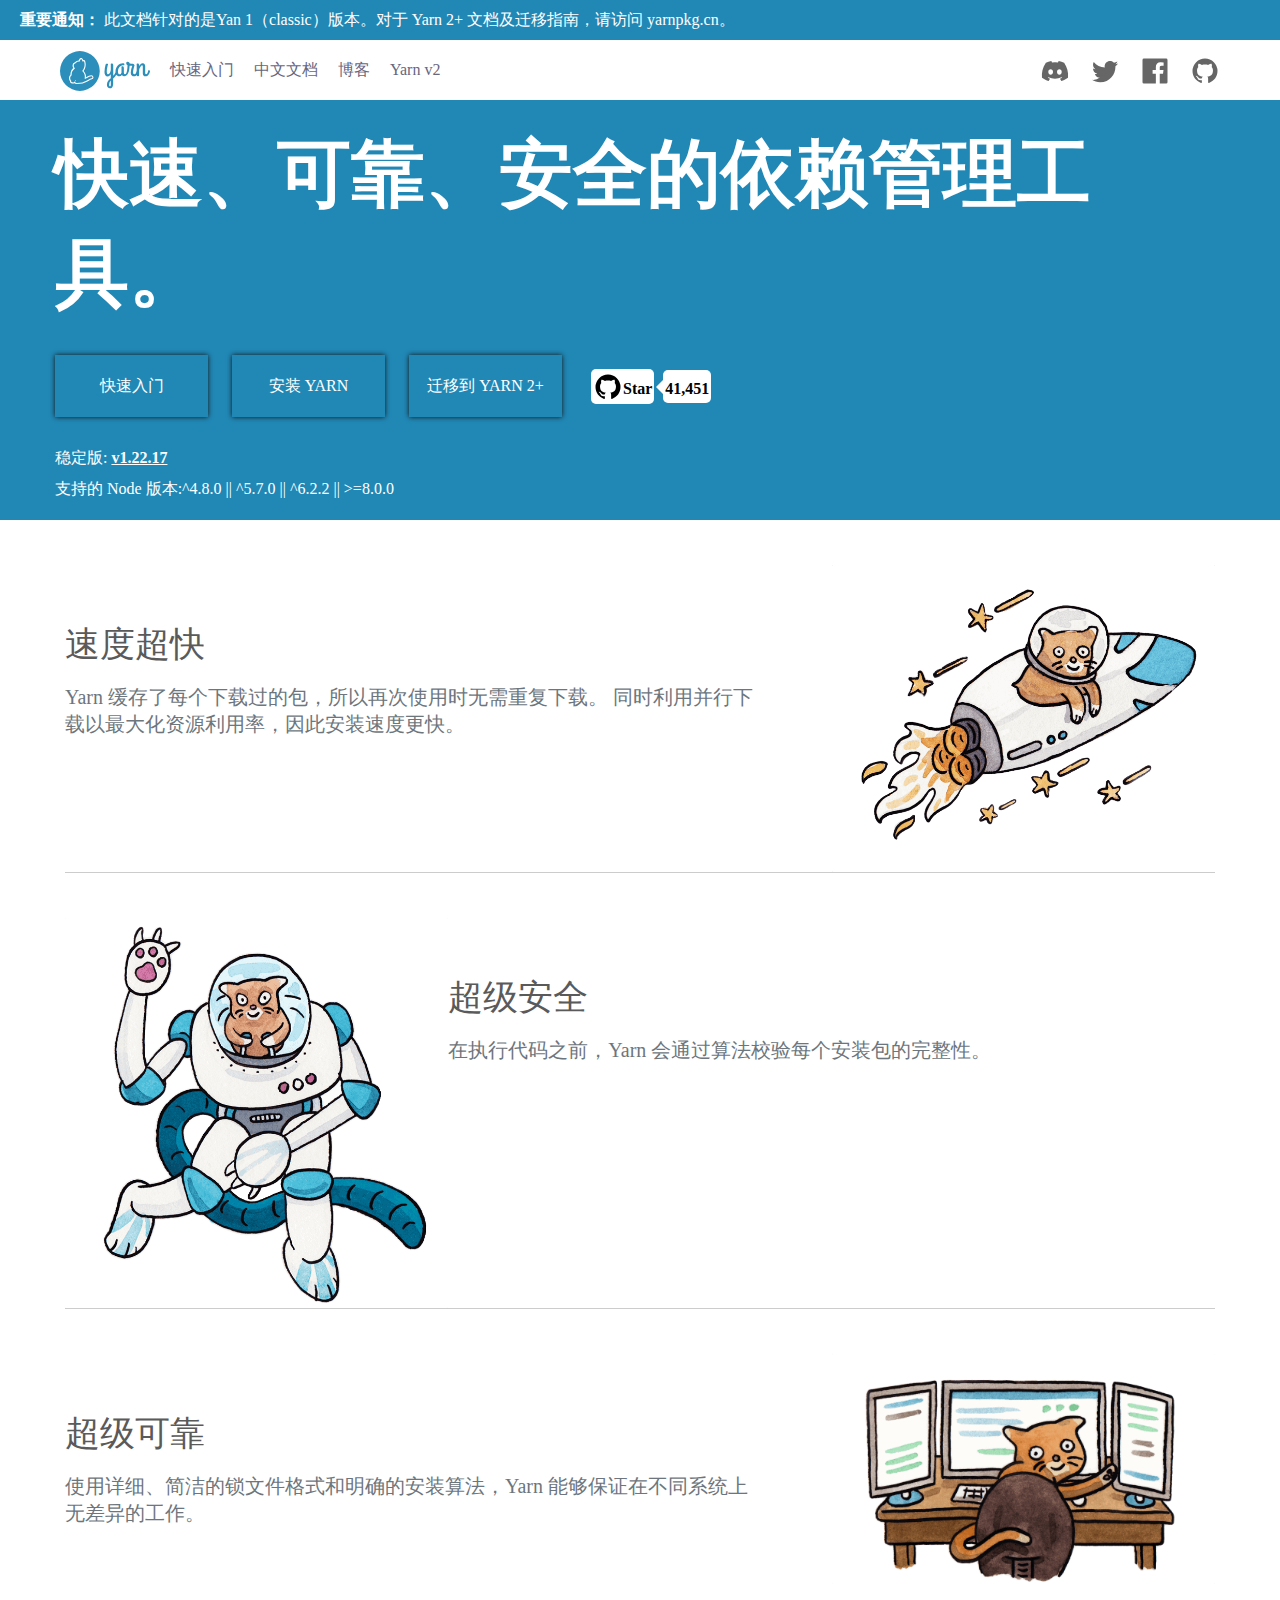
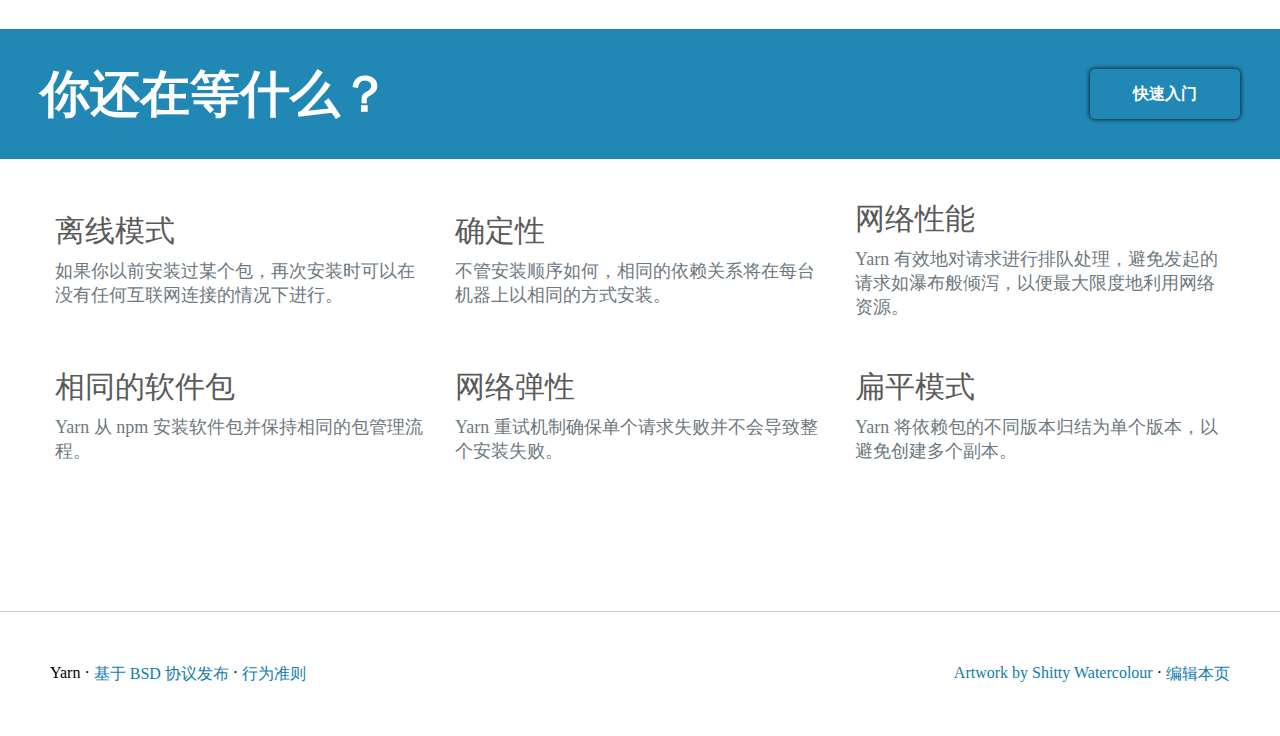
<file: index.html>
<!DOCTYPE html>
<html lang="en">

<head>
  <meta charset="UTF-8">
  <meta name="viewport" content="width=device-width, initial-scale=1.0">
  <title>董浩</title>
  <link rel="stylesheet" href="./css/index.css">
  <link rel="stylesheet" href="./css/common.css">
</head>

<body>
  <svg width="0" height="0" style="display: none;">
    <symbol id="icon1" viewBox="0 0 24 24">
      <path fill="currentColor"
        d="M19.27 5.33C17.94 4.71 16.5 4.26 15 4a.1.1 0 0 0-.07.03c-.18.33-.39.76-.53 1.09a16.1 16.1 0 0 0-4.8 0c-.14-.34-.35-.76-.54-1.09c-.01-.02-.04-.03-.07-.03c-1.5.26-2.93.71-4.27 1.33c-.01 0-.02.01-.03.02c-2.72 4.07-3.47 8.03-3.1 11.95c0 .02.01.04.03.05c1.8 1.32 3.53 2.12 5.24 2.65c.03.01.06 0 .07-.02c.4-.55.76-1.13 1.07-1.74c.02-.04 0-.08-.04-.09c-.57-.22-1.11-.48-1.64-.78c-.04-.02-.04-.08-.01-.11c.11-.08.22-.17.33-.25c.02-.02.05-.02.07-.01c3.44 1.57 7.15 1.57 10.55 0c.02-.01.05-.01.07.01c.11.09.22.17.33.26c.04.03.04.09-.01.11c-.52.31-1.07.56-1.64.78c-.04.01-.05.06-.04.09c.32.61.68 1.19 1.07 1.74c.03.01.06.02.09.01c1.72-.53 3.45-1.33 5.25-2.65c.02-.01.03-.03.03-.05c.44-4.53-.73-8.46-3.1-11.95c-.01-.01-.02-.02-.04-.02M8.52 14.91c-1.03 0-1.89-.95-1.89-2.12s.84-2.12 1.89-2.12c1.06 0 1.9.96 1.89 2.12c0 1.17-.84 2.12-1.89 2.12m6.97 0c-1.03 0-1.89-.95-1.89-2.12s.84-2.12 1.89-2.12c1.06 0 1.9.96 1.89 2.12c0 1.17-.83 2.12-1.89 2.12" />
    </symbol>
    <symbol id="icon2" viewBox="0 0 24 24">
      <path fill="currentColor"
        d="M22.46 6c-.77.35-1.6.58-2.46.69c.88-.53 1.56-1.37 1.88-2.38c-.83.5-1.75.85-2.72 1.05C18.37 4.5 17.26 4 16 4c-2.35 0-4.27 1.92-4.27 4.29c0 .34.04.67.11.98C8.28 9.09 5.11 7.38 3 4.79c-.37.63-.58 1.37-.58 2.15c0 1.49.75 2.81 1.91 3.56c-.71 0-1.37-.2-1.95-.5v.03c0 2.08 1.48 3.82 3.44 4.21a4.2 4.2 0 0 1-1.93.07a4.28 4.28 0 0 0 4 2.98a8.52 8.52 0 0 1-5.33 1.84q-.51 0-1.02-.06C3.44 20.29 5.7 21 8.12 21C16 21 20.33 14.46 20.33 8.79c0-.19 0-.37-.01-.56c.84-.6 1.56-1.36 2.14-2.23" />
    </symbol>
    <symbol id="icon3" viewBox="0 0 24 24">
      <path fill="currentColor"
        d="M20.9 2H3.1A1.1 1.1 0 0 0 2 3.1v17.8A1.1 1.1 0 0 0 3.1 22h9.58v-7.75h-2.6v-3h2.6V9a3.64 3.64 0 0 1 3.88-4a20 20 0 0 1 2.33.12v2.7H17.3c-1.26 0-1.5.6-1.5 1.47v1.93h3l-.39 3H15.8V22h5.1a1.1 1.1 0 0 0 1.1-1.1V3.1A1.1 1.1 0 0 0 20.9 2" />
    </symbol>
    <symbol id="icon4" viewBox="0 0 24 24">
      <path fill="currentColor"
        d="M12 2A10 10 0 0 0 2 12c0 4.42 2.87 8.17 6.84 9.5c.5.08.66-.23.66-.5v-1.69c-2.77.6-3.36-1.34-3.36-1.34c-.46-1.16-1.11-1.47-1.11-1.47c-.91-.62.07-.6.07-.6c1 .07 1.53 1.03 1.53 1.03c.87 1.52 2.34 1.07 2.91.83c.09-.65.35-1.09.63-1.34c-2.22-.25-4.55-1.11-4.55-4.92c0-1.11.38-2 1.03-2.71c-.1-.25-.45-1.29.1-2.64c0 0 .84-.27 2.75 1.02c.79-.22 1.65-.33 2.5-.33s1.71.11 2.5.33c1.91-1.29 2.75-1.02 2.75-1.02c.55 1.35.2 2.39.1 2.64c.65.71 1.03 1.6 1.03 2.71c0 3.82-2.34 4.66-4.57 4.91c.36.31.69.92.69 1.85V21c0 .27.16.59.67.5C19.14 20.16 22 16.42 22 12A10 10 0 0 0 12 2" />
    </symbol>
    <symbol id="icon5" viewBox="0 0 24 24">
      <path fill="currentColor"
        d="M2 8a1 1 0 0 1 1-1h18a1 1 0 1 1 0 2H3a1 1 0 0 1-1-1m0 4a1 1 0 0 1 1-1h18a1 1 0 1 1 0 2H3a1 1 0 0 1-1-1m1 3a1 1 0 1 0 0 2h12a1 1 0 1 0 0-2z" />
    </symbol>
    <symbol id="devicon--yarn-wordmark" viewBox="0 0 128 128">
      <path fill="#2c8ebb"
        d="M28.282 35.72A28.28 28.28 0 1 0 56.56 64a28.28 28.28 0 0 0-28.277-28.28Zm2.08 9.688a2.2 2.2 0 0 1 .979.357c.294.2.679.44 1.779 2.723a2.1 2.1 0 0 1 1.3 0a1.74 1.74 0 0 1 1.048.879c1.12 2.158 1.277 6.012.785 8.494a15.4 15.4 0 0 1-2.66 6.076a11.7 11.7 0 0 1 2.66 4.252a11.6 11.6 0 0 1 .65 4.744a13 13 0 0 0 1.424-.776a11.9 11.9 0 0 1 6.012-2.199a3.016 3.016 0 0 1 3.142 2.598a2.9 2.9 0 0 1-2.191 3.226a11.3 11.3 0 0 0-4.293 1.99a30.6 30.6 0 0 1-7.1 3.278a4 4 0 0 1-1.656.806a72 72 0 0 1-8.17.745h-.103a4.46 4.46 0 0 1-3.414-1.163a5.7 5.7 0 0 1-4.996-.314a2.54 2.54 0 0 1-1.354-1.78a2.7 2.7 0 0 1 0-.945a3 3 0 0 1-.355-.459a7.48 7.48 0 0 1-1.047-4.587a7.18 7.18 0 0 1 2.096-4.033a13 13 0 0 1 .888-5.32a12.2 12.2 0 0 1 3.143-4.096a6.1 6.1 0 0 1-.776-5.237c.534-1.425.976-2.21 1.94-2.544a3.1 3.1 0 0 0 1.14-.608a8.05 8.05 0 0 1 5.414-2.597c.084-.22.19-.44.295-.67a4.82 4.82 0 0 1 2.387-2.713a2.2 2.2 0 0 1 1.033-.127m-.054 1.683c-1.236-.216-2.487 3.576-2.487 3.576a6.38 6.38 0 0 0-5.341 2.094a4.4 4.4 0 0 1-1.76 1.047c-.188.063-.42.052-.985 1.582c-.87 2.335 1.477 4.934 1.477 4.934a12.64 12.64 0 0 0-3.832 4.43a11.3 11.3 0 0 0-.797 5.331s-1.99 1.727-2.096 3.508a5.87 5.87 0 0 0 .81 3.572a.88.88 0 0 0 1.202.418s-1.32 1.54-.084 2.2s3.027.931 4.033-.085c.733-.733.87-2.354 1.14-3.025c.064-.157.283.26.493.47a4.6 4.6 0 0 0 .62.462a1.906 1.906 0 0 0-1.05 2.513c.241.576 1.1.954 2.514.944a75 75 0 0 0 7.805-.704a1.98 1.98 0 0 0 1.193-.67a28.8 28.8 0 0 0 7.06-3.195a12.7 12.7 0 0 1 4.795-2.209a1.37 1.37 0 0 0-.658-2.66h-.002a10.3 10.3 0 0 0-5.174 1.947c-2.744 1.697-4.105 1.582-4.105 1.582v-.074c-.19-.303.87-3.047-.315-6.283c-1.288-3.572-3.33-4.43-3.142-4.703a17 17 0 0 0 3.142-6.545c.42-2.095.306-5.604-.626-7.427c-.178-.335-1.729.566-1.729.566a22 22 0 0 0-1.853-3.498a.7.7 0 0 0-.248-.098m66.053 3.932a2.095 2.095 0 0 0-2.22 2.094a3.27 3.27 0 0 0 1.906 2.85a41.3 41.3 0 0 1-.735 7.677a1.4 1.4 0 0 0-.043.414c-.41 1.948-1.216 4.601-2.93 4.601v.012c-1.047 0-1.51-1.049-1.51-2.096v-7.331a2.095 2.095 0 0 0-2.397-1.96c-.618 0-1.153.315-1.153.754a9.6 9.6 0 0 1 .178 1.426v6.85c-.492 1.246-1.287 2.314-2.492 2.314c-1.56 0-2.533-1.33-2.533-3.644c0-6.4 3.958-9.29 7.33-9.29c.44 0 .89.083 1.289.083s.576-.262.576-1.047a1.843 1.843 0 0 0-2.096-1.865c-5.426 0-10.578 4.536-10.578 11.96q.002.421.033.827a17.6 17.6 0 0 1-3.29 5.28V55.329a2.095 2.095 0 0 0-2.378-1.948c-.618 0-1.152.314-1.152.754a9.6 9.6 0 0 1 .106 1.424v7.154c-.534 3.142-1.866 6-3.647 6c-1.288 0-2.094-1.288-2.094-3.687a32.2 32.2 0 0 1 1.29-8.975c.178-.67 1.466-2.441-.713-2.441c-2.356 0-2.096.89-2.358 1.644a43.4 43.4 0 0 0-1.486 10.004c0 3.865 1.623 6.398 4.598 6.398c1.906 0 3.288-1.287 4.357-3.068v5.645c-2.933 2.575-5.51 4.85-5.51 9.331c0 2.85 1.782 5.112 4.264 5.112c2.263 0 4.619-1.644 4.619-6.283V74.67a19.3 19.3 0 0 0 4.549-5.295c.887 1.34 2.262 2.164 4.101 2.164a4.94 4.94 0 0 0 3.822-1.822a3.93 3.93 0 0 0 3.426 1.822c3.58 0 5.369-3.508 6.201-6.363q.066-.127.115-.287a35.6 35.6 0 0 0 1.162-8.223h3.864a28.8 28.8 0 0 0-2.22 9.824c0 3.906 2.493 5.07 4.577 5.07v.042c1.7 0 2.988-.794 3.965-1.932a1.864 1.864 0 0 0 2.09 1.932c1.288 0 1.246-1.048 1.246-1.907v-6.494c.314-3.508 3.07-7.331 4.357-7.331c.849 0 .932 1.152.932 2.535v9.029c0 2.263 1.383 4.19 3.74 4.19c3.823 0 5.706-4.001 6.47-6.934a1.2 1.2 0 0 0 0-.315a1.96 1.96 0 0 0-1.558-1.822c-.44 0-.891.398-1.049 1.33c-.398 1.958-1.309 4.797-3.09 4.797c-1.15 0-1.15-1.644-1.15-2.094V57.42c0-2.094-.714-4.492-3.688-4.492c-2.179 0-3.78 1.905-4.974 4.399v-2a2.095 2.095 0 0 0-2.4-1.96c-.618 0-1.15.315-1.15.755a9.6 9.6 0 0 1 .177 1.425v7.715a2.7 2.7 0 0 0-.168.6c-.398 1.958-1.152 4.796-3.205 4.796c-1.205 0-1.78-1.151-1.78-2.398c0-4.44 2-9.689 2-10.222c.179-1.047-1.603-2.493-2.095-2.493h-2.314a17 17 0 0 1-2.356-.177a2.82 2.82 0 0 0-2.828-2.346Zm-24.09 26.591v4.756c0 .848.179 3.51-1.245 3.51l.04-.022c-.712 0-1.152-1.047-1.152-2.44a7.76 7.76 0 0 1 2.358-5.804z" />
    </symbol>
  </svg>
  <div class="fixed">
    <div>
      <span>重要通知：</span>
      <span>此文档针对的是Yan 1（classic）版本。</span>
    </div>
    <span>对于 Yarn 2+ 文档及迁移指南，请访问 yarnpkg.cn。</span>
  </div>
  <div class="nav w">
    <ul class="nav_left">
      <li><a href="#">
          <svg class="devicon--yarn-wordmark">
            <use xlink:href="#devicon--yarn-wordmark"></use>
          </svg>
        </a></li>
      <li class="md-hide sm-hide"><a href="./topic2.html">快速入门</a></li>
      <li class="md-hide sm-hide"><a href="#">中文文档</a></li>
      <li class="md-hide sm-hide"><a href="#">博客</a></li>
      <li class="md-hide sm-hide"><a href="#">Yarn v2</a></li>
    </ul>
    <ul class="nav_right">
      <li class="md-hide sm-hide"><a href="#"><svg class="icon1">
            <use xlink:href="#icon1"></use>
          </svg></a></li>
      <li class="md-hide sm-hide"><a href="#"><svg class="icon1">
            <use xlink:href="#icon2"></use>
          </svg></a></li>
      <li class="md-hide sm-hide"><a href="#"><svg class="icon1">
            <use xlink:href="#icon3"></use>
          </svg></a></li>
      <li class="md-hide sm-hide"><a href="#"><svg class="icon1">
            <use xlink:href="#icon4"></use>
          </svg></a></li>
      <li class="xl-hide lg-hide"><a href="#"><svg class="icon1">
            <use xlink:href="#icon5"></use>
          </svg></a></li>
    </ul>
  </div>
  <div class="midder">
    <div class="w">
      <h1>快速、可靠、安全的依赖管理工具。</h1>
      <ul class="ul_li">
        <li class="sm-hide md-hide"><a href="./topic2.html">快速入门</a></li>
        <li class="sm-hide md-hide"><a href="#">安装 YARN</a></li>
        <li class="sm-hide md-hide"><a href="#">迁移到 YARN 2+</a></li>
        <a href="#" class="midder_a">
          <span>
            <svg class="icon1 midder_icon1">
              <use xlink:href="#icon4"></use>
            </svg>
            <span>Star</span>
          </span>
          <div class="triangle"></div>
          <span class="color_0366d9">
            <span>41,451</span>
          </span>
        </a>
      </ul>
      <div class="wdb">
        稳定版:
        <span>v1.22.17</span>
        <p>支持的 Node 版本:^4.8.0 || ^5.7.0 || ^6.2.2 || >=8.0.0</p>
      </div>
    </div>
  </div>
  <div class="main w">
    <div class="speed">
      <div class="speed_left">
        <h2>速度超快</h2>
        <p>Yarn 缓存了每个下载过的包，所以再次使用时无需重复下载。 同时利用并行下载以最大化资源利用率，因此安装速度更快。</p>
      </div>
      <div class="speed_right">
        <img src="./imgs/sky.png" alt="">
      </div>
    </div>
    <div class="speed">
      <div class="speed_left speed_left_hidden">
        <h2>超级安全</h2>
        <p>在执行代码之前，Yarn 会通过算法校验每个安装包的完整性。</p>
      </div>
      <div class="speed_right">
        <img src="./imgs/sky2.png" alt="">
      </div>
      <div class="speed_left speed_left_none">
        <h2>超级安全</h2>
        <p>在执行代码之前，Yarn 会通过算法校验每个安装包的完整性。</p>
      </div>
    </div>
    <div class="speed">
      <div class="speed_left">
        <h2>超级可靠</h2>
        <p>使用详细、简洁的锁文件格式和明确的安装算法，Yarn 能够保证在不同系统上无差异的工作。</p>
      </div>
      <div class="speed_right">
        <img src="./imgs/sky3.png" alt="">
      </div>
    </div>
  </div>
  <div class="footer">
    <div class="w">
      <p>你还在等什么？</p>
      <a href="./topic2.html">快速入门</a>
    </div>
  </div>
  <ul class="row w">
    <li class="xl-8 lg-12 md-24 sm-24">
      <a href="#">
        <h3>离线模式</h3>
        <p>如果你以前安装过某个包，再次安装时可以在没有任何互联网连接的情况下进行。</p>
      </a>
    </li>
    <li class="xl-8 lg-12 md-24 sm-24">
      <a href="#">
        <h3>确定性</h3>
        <p>不管安装顺序如何，相同的依赖关系将在每台机器上以相同的方式安装。</p>
      </a>
    </li>
    <li class="xl-8 lg-12 md-24 sm-24">
      <a href="#">
        <h3>网络性能</h3>
        <p>Yarn 有效地对请求进行排队处理，避免发起的请求如瀑布般倾泻，以便最大限度地利用网络资源。</p>
      </a>
    </li>
    <li class="xl-8 lg-12 md-24 sm-24">
      <a href="#">
        <h3>相同的软件包</h3>
        <p>Yarn 从 npm 安装软件包并保持相同的包管理流程。</p>
      </a>
    </li>
    <li class="xl-8 lg-12 md-24 sm-24">
      <a href="#">
        <h3>网络弹性</h3>
        <p>Yarn 重试机制确保单个请求失败并不会导致整个安装失败。</p>
      </a>
    </li>
    <li class="xl-8 lg-12 md-24 sm-24">
      <a href="#">
        <h3>扁平模式</h3>
        <p>Yarn 将依赖包的不同版本归结为单个版本，以避免创建多个副本。</p>
      </a>
    </li>
  </ul>
  <div class="horizontal_line"></div>
  <div class="below w">
    <ul class="below_left">
      <li>Yarn</li>
      <li class="below_none">&nbsp;·&nbsp;</li>
      <li><a href="#" class="jiyu">基于 BSD 协议发布</a></li>
      <li class="below_none">&nbsp;·&nbsp;</li>
      <li><a href="#" class="jiyu">行为准则</a></li>
    </ul>
    <ul class="below_right">
      <li><a href="#" class="jiyu">Artwork by Shitty Watercolour</a></li>
      <li class="below_none">&nbsp;·&nbsp;</li>
      <li><a href="#" class="jiyu">编辑本页</a></li>
    </ul>
  </div>
</body>

</html>
</file>
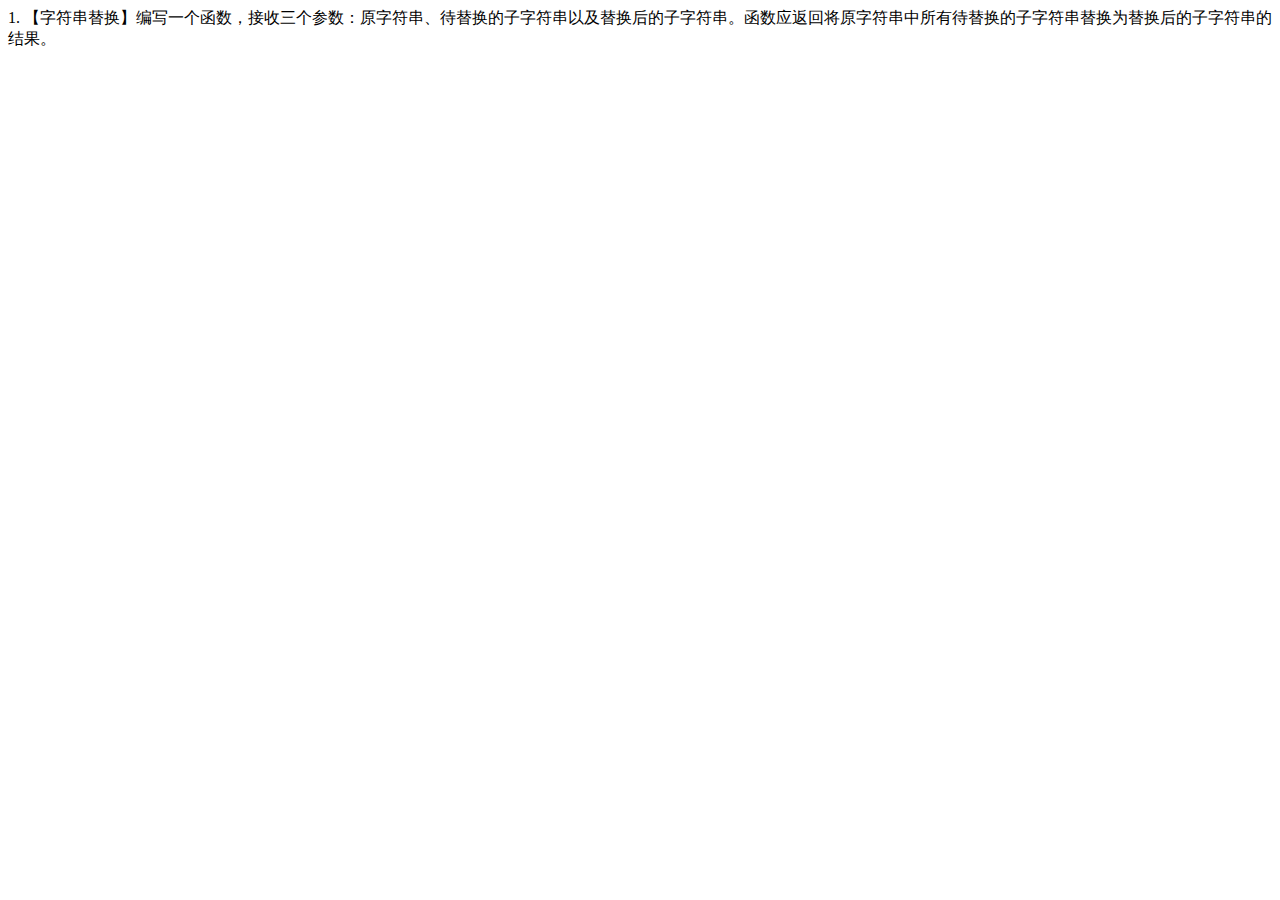
<file: 1.html>
<!DOCTYPE html>
<html lang="en">

<head>
  <meta charset="UTF-8">
  <meta name="viewport" content="width=device-width, initial-scale=1.0">
  <title>Document</title>
</head>

<body>
  1. 【字符串替换】编写⼀个函数，接收三个参数：原字符串、待替换的⼦字符串以及替换后的⼦字符串。函数应返回将原字符串中所有待替换的⼦字符串替换为替换后的⼦字符串的结果。
</body>
<script>
  // 1. 【字符串替换】编写⼀个函数，接收三个参数：原字符串、待替换的⼦字符串以及替换后的⼦字符串。
  // 函数应返回将原字符串中所有待替换的⼦字符串替换为替换后的⼦字符串的结果。
  function replaceString(a, b, c) {
    let newStr = a
    while (true) {
      if (newStr.indexOf(b) !== -1) {
        newStr = newStr.replace(b, c)
      } else {
        break
      }
    }
    return newStr
  }
  console.log('传入参数："hello world", "world", "there"');
  console.log(replaceString("hello world", "world", "there"))
  console.log('传入参数："abc abc abc", "abc", "123"');
  console.log(replaceString("abc abc abc", "abc", "123"))
</script>

</html>
</file>
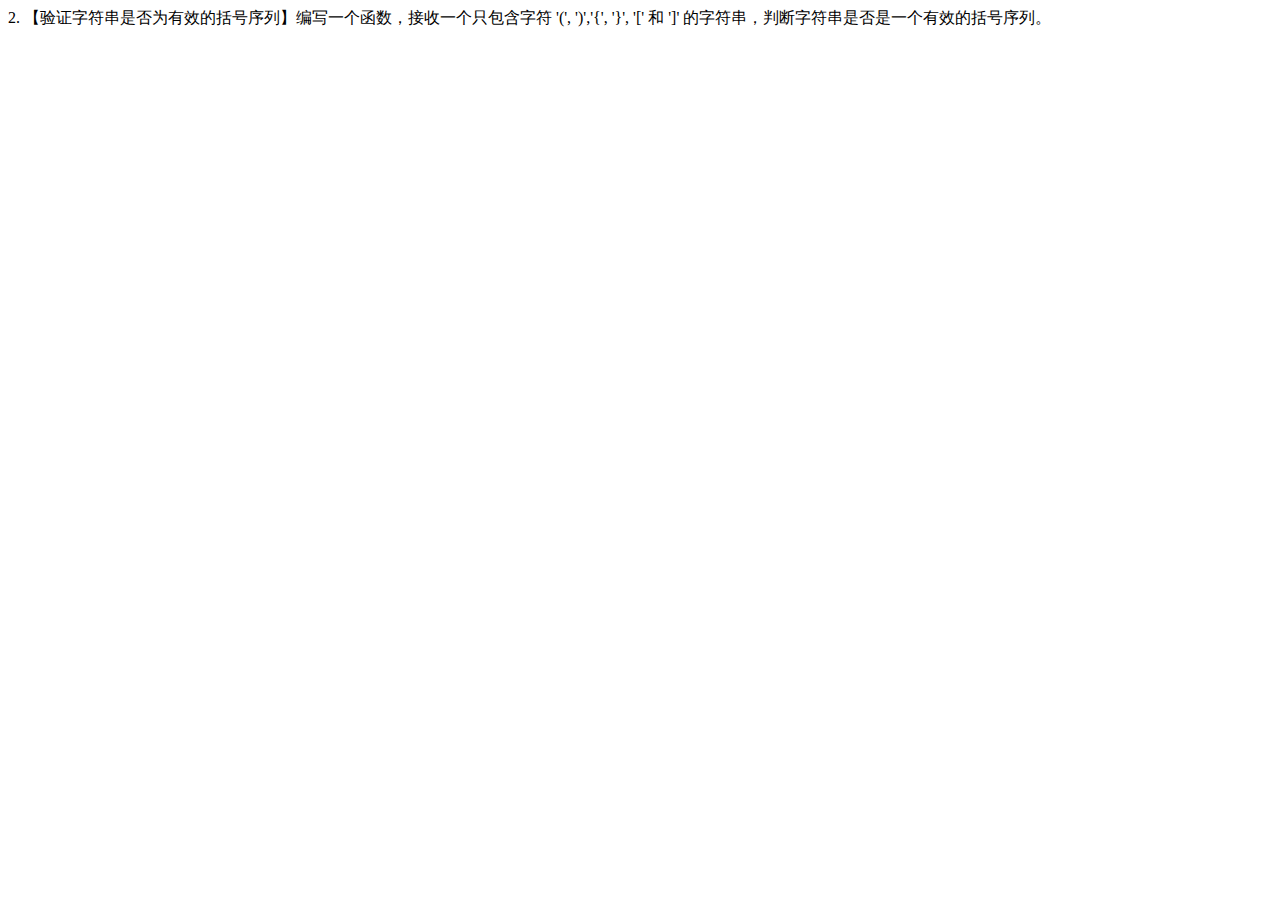
<file: 2.html>
<!DOCTYPE html>
<html lang="en">

<head>
  <meta charset="UTF-8">
  <meta name="viewport" content="width=device-width, initial-scale=1.0">
  <title>Document</title>
</head>

<body>
  2. 【验证字符串是否为有效的括号序列】编写⼀个函数，接收⼀个只包含字符 '(', ')','{', '}', '[' 和 ']' 的字符串，判断字符串是否是⼀个有效的括号序列。
</body>
<script>
  // 2. 【验证字符串是否为有效的括号序列】编写⼀个函数，接收⼀个只包含字符 '(', ')',
  // '{', '}', '[' 和 ']' 的字符串，判断字符串是否是⼀个有效的括号序列。
  function isValid(braces) {
    const stack = []
    try {
      let temp = braces.split('')
      for (let i = 0; i < temp.length; i++) {
        let item = temp[i]
        if (item === '(' || item === '{' || item === '[') {
          stack.push(item)
        } else {
          if (item === ')' && stack.pop() !== '(') throw ''
          if (item === ']' && stack.pop() !== '[') throw ''
          if (item === '}' && stack.pop() !== '{') throw ''
        }
      }
    } catch {
      return false
    }
    return stack.length === 0
  }
  console.log(isValid('[{}[]()]'));
  console.log(isValid('[{]}'));
  console.log(isValid('[]{}'));
  console.log(isValid('[]'));

</script>

</html>
</file>
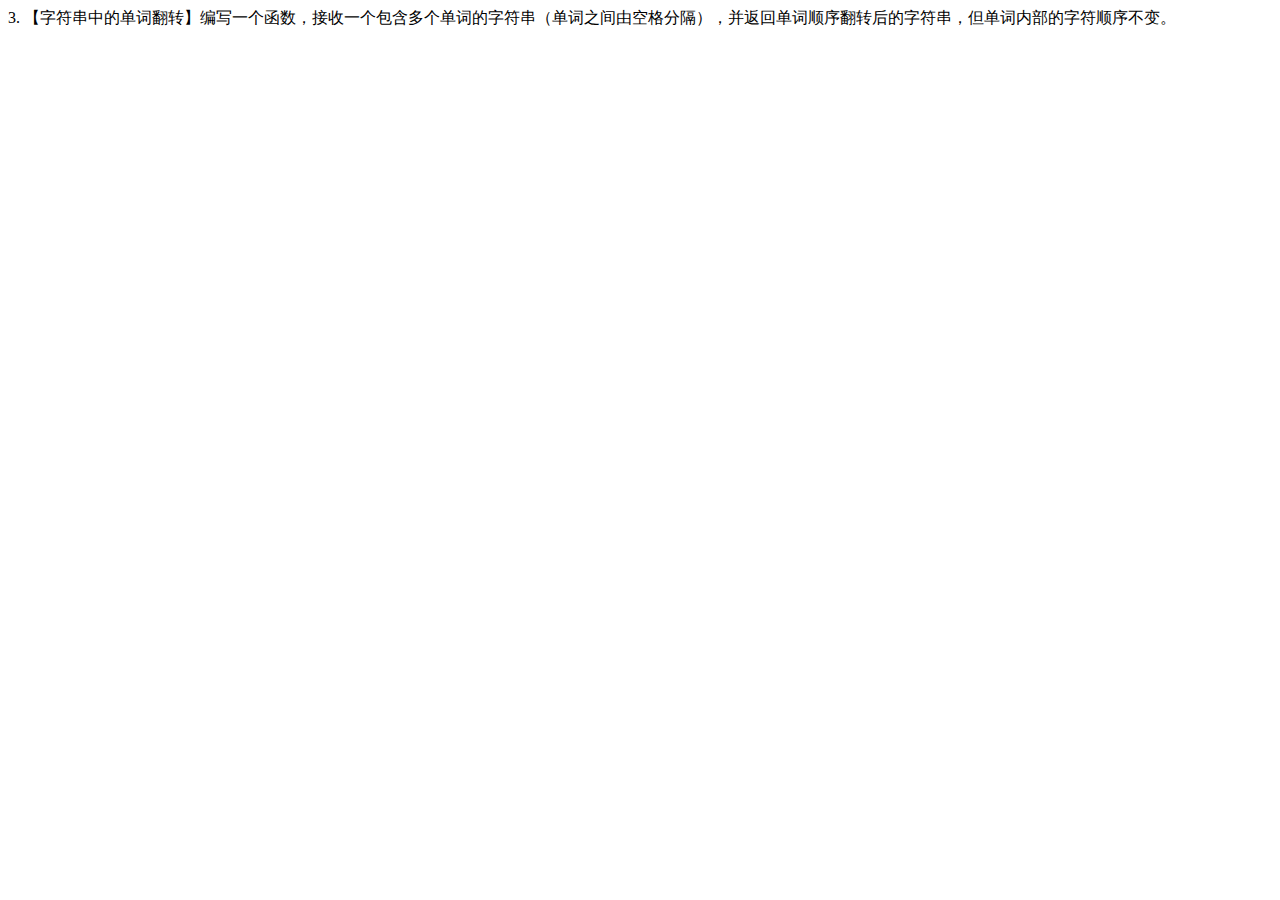
<file: 3.html>
<!DOCTYPE html>
<html lang="en">

<head>
  <meta charset="UTF-8">
  <meta name="viewport" content="width=device-width, initial-scale=1.0">
  <title>Document</title>
</head>

<body>
  3. 【字符串中的单词翻转】编写⼀个函数，接收⼀个包含多个单词的字符串（单词之间由空格分隔），并返回单词顺序翻转后的字符串，但单词内部的字符顺序不变。
</body>
<script>
  // 3. 【字符串中的单词翻转】编写⼀个函数，接收⼀个包含多个单词的字符串（单词之间由空格分
  // 隔），并返回单词顺序翻转后的字符串，但单词内部的字符顺序不变。
  function reverse(str) {
    return str.split(' ').reverse().join(' ')
  }
  console.log("传入字符串：Hello how are you");
  console.log(reverse('Hello how are you'));//you are how Hello
</script>

</html>
</file>
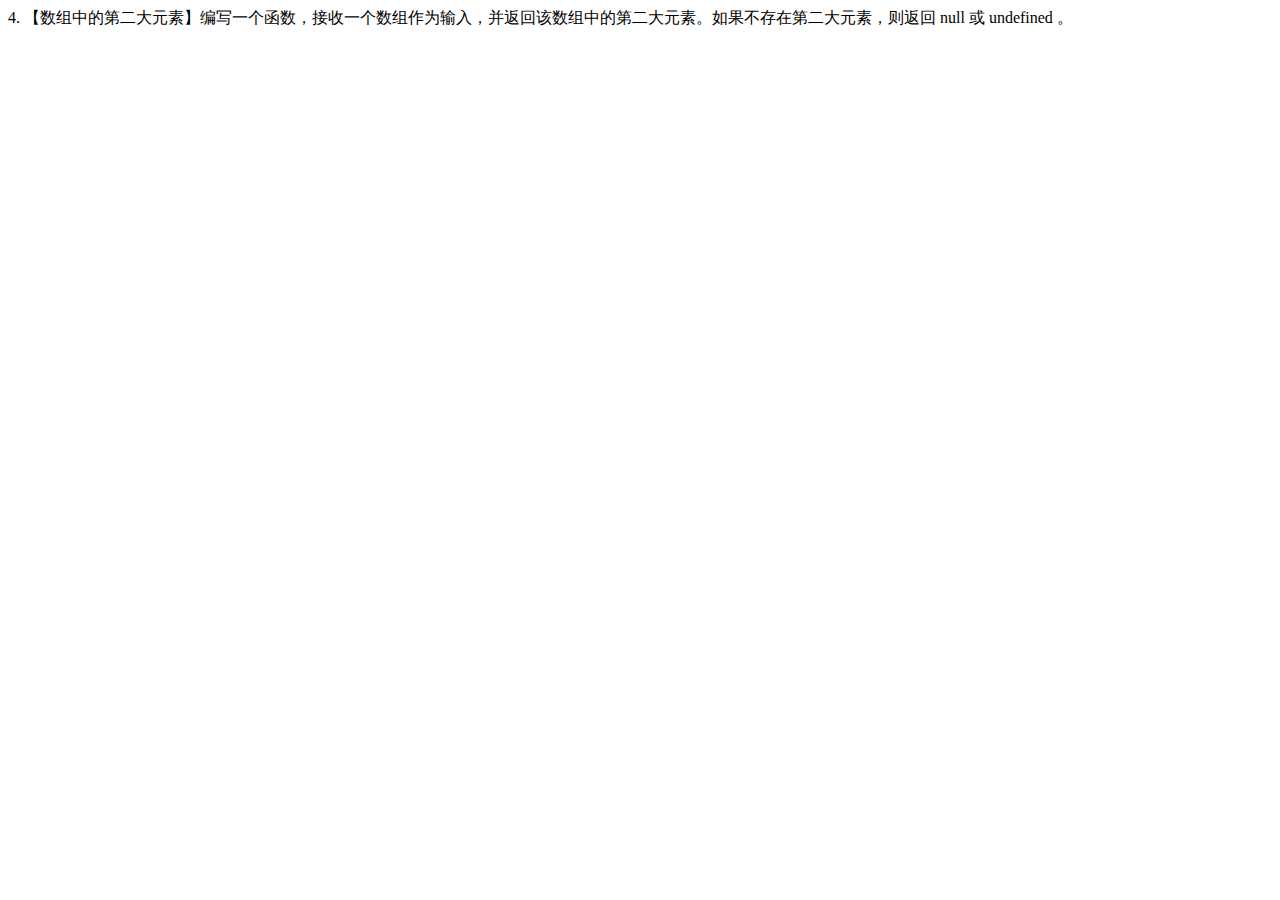
<file: 4.html>
<!DOCTYPE html>
<html lang="en">

<head>
  <meta charset="UTF-8">
  <meta name="viewport" content="width=device-width, initial-scale=1.0">
  <title>Document</title>
</head>

<body>
  4. 【数组中的第⼆⼤元素】编写⼀个函数，接收⼀个数组作为输⼊，并返回该数组中的第二⼤元素。如果不存在第⼆⼤元素，则返回 null 或 undefined 。
</body>
<script>
  // 4. 【数组中的第⼆⼤元素】编写⼀个函数，接收⼀个数组作为输⼊，并返回该数组中的第二⼤元
  // 素。如果不存在第⼆⼤元素，则返回 null 或 undefined 。
  function tow_max(arr) {
    if (arr.length !== 0) {
      let flag = true
      arr.sort((a, b) => { return b - a })
      for (let i = 0; i < arr.length - 1; i++) {
        if (arr[i] > arr[i + 1]) {
          flag = false
          return arr[i + 1]
        }
      }
      if (flag) {
        return null
      }
    } else {
      return undefined
    }
  }
  console.log("传入数组：[1, 2, 44, 56, 32, 1, 45, 100]");
  console.log(tow_max([1, 2, 44, 56, 32, 1, 45, 100]));//56
  console.log("传入数组：[1, 1, 1, 1, 1, 1, 1, 1]");
  console.log(tow_max([1, 1, 1, 1, 1, 1, 1, 1]));//null
  console.log("传入数组：[]");
  console.log(tow_max([]));//undefined
</script>

</html>
</file>
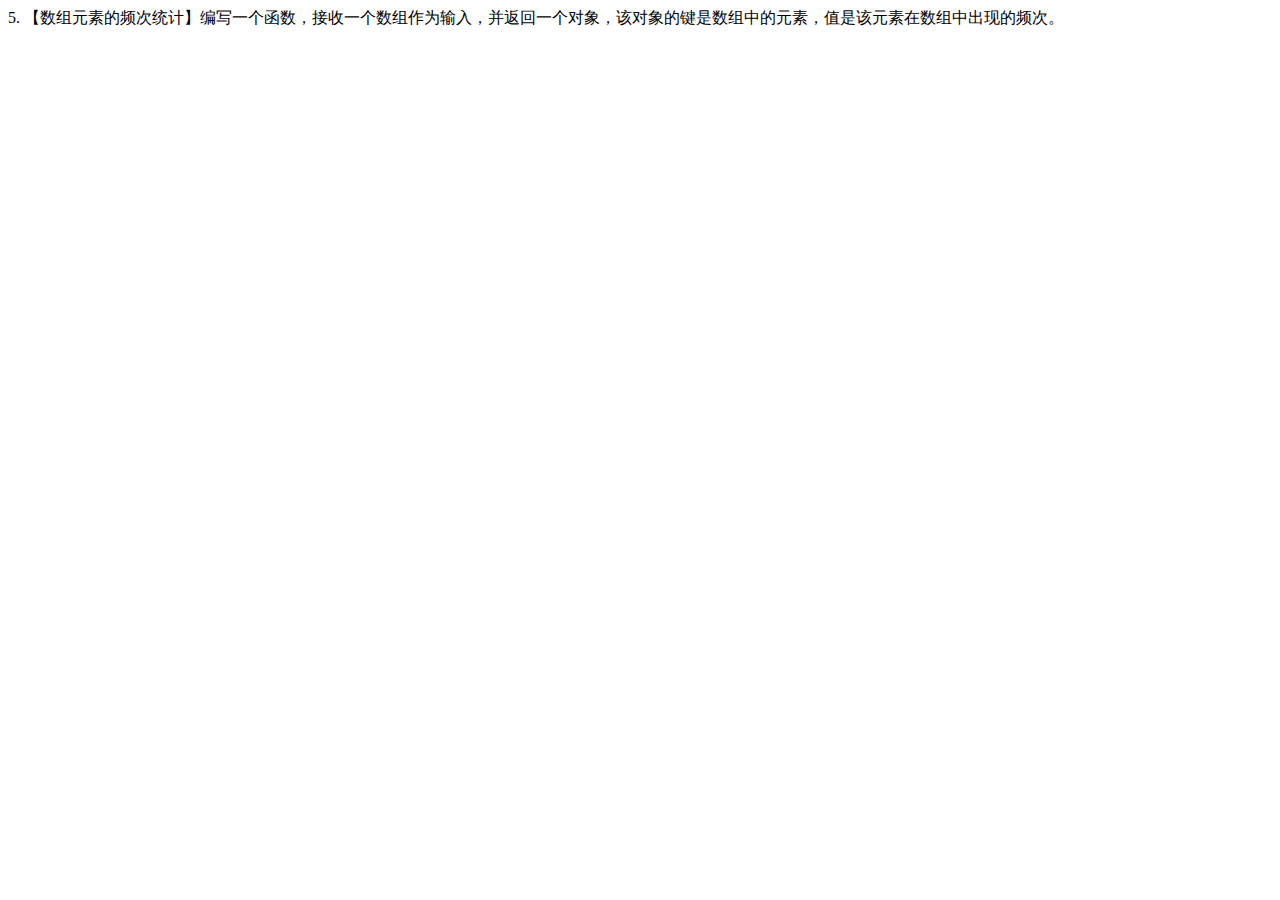
<file: 5.html>
<!DOCTYPE html>
<html lang="en">

<head>
  <meta charset="UTF-8">
  <meta name="viewport" content="width=device-width, initial-scale=1.0">
  <title>Document</title>
</head>

<body>
  5. 【数组元素的频次统计】编写⼀个函数，接收⼀个数组作为输⼊，并返回⼀个对象，该对象的键是数组中的元素，值是该元素在数组中出现的频次。
</body>
<script>
  // 5. 【数组元素的频次统计】编写⼀个函数，接收⼀个数组作为输⼊，并返回⼀个对象，该对象的
  // 键是数组中的元素，值是该元素在数组中出现的频次。
  function statistics(arr) {
    let obj = {}
    for (let i = 0; i < arr.length; i++) {
      if (obj[arr[i]] === undefined) {
        obj[arr[i]] = 1
      } else {
        obj[arr[i]] += 1
      }
    }
    return obj
  }
  console.log("传入数组：[1, 1, 1, 1, 3, 2, 0, 5, 1, 4, 5, 6, 'a', 'b', 'a', 'd', 'b']");
  console.log(statistics([1, 1, 1, 1, 3, 2, 0, 5, 1, 4, 5, 6, 'a', 'b', 'a', 'd', 'b']));
  // {0: 1, 1: 5, 2: 1, 3: 1, 4: 1, 5: 2, 6: 1, a: 2, b: 2, d: 1}
</script>

</html>
</file>
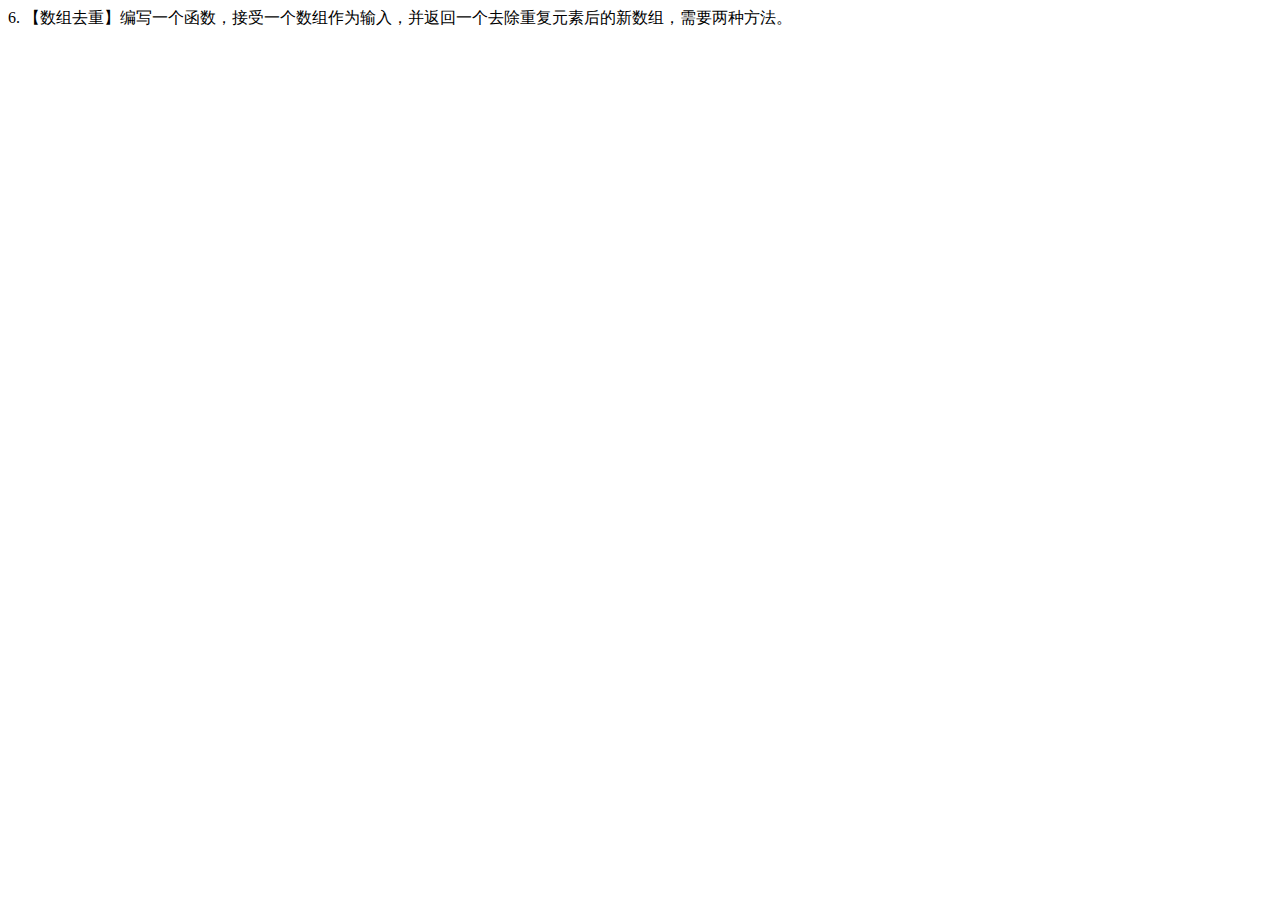
<file: 6.html>
<!DOCTYPE html>
<html lang="en">

<head>
  <meta charset="UTF-8">
  <meta name="viewport" content="width=device-width, initial-scale=1.0">
  <title>Document</title>
</head>

<body>
  6. 【数组去重】编写⼀个函数，接受⼀个数组作为输⼊，并返回⼀个去除重复元素后的新数组，需要两种⽅法。
</body>
<script>
  // 6. 【数组去重】编写⼀个函数，接受⼀个数组作为输⼊，并返回⼀个去除重复元素后的新数组，
  // 需要两种⽅法。
  // 方法一：循环
  function no_repetition(arr) {
    let newArr = []
    for (let i = 0; i < arr.length; i++) {
      let isRepeated = false
      for (let j = 0; j < newArr.length; j++) {
        if (newArr[j] === arr[i]) {
          isRepeated = true
          break
        }
      }
      if (!isRepeated) {
        newArr.push(arr[i])
      }
    }
    return newArr
  }
  // 方法二：indexOf
  function no_repetition2(arr) {
    let newArr2 = []
    for (let i = 0; i < arr.length; i++) {
      if (newArr2.indexOf(arr[i]) === -1) {
        newArr2.push(arr[i])
      }
    }
    return newArr2
  }
  // 方法三：set
  function no_repetition3(arr) {
    return [...new Set(arr)]
  }
  console.log("原数组：[1, 1, 2, 3, 3, 2, 4, 5, 6, 4, 5, 6, 'a', 'b', 'a', 'd', 'b']");
  console.log(no_repetition([1, 1, 2, 3, 3, 2, 4, 5, 6, 4, 5, 6, 'a', 'b', 'a', 'd', 'b']));
  console.log(no_repetition2([1, 1, 2, 3, 3, 2, 4, 5, 6, 4, 5, 6, 'a', 'b', 'a', 'd', 'b']));
  console.log(no_repetition3([1, 1, 2, 3, 3, 2, 4, 5, 6, 4, 5, 6, 'a', 'b', 'a', 'd', 'b']));
</script>

</html>
</file>
<file: css/index.css>
* {
  margin: 0;
  padding: 0;
  box-sizing: border-box;
}
a {
  color: black;
  text-decoration: none;
}
.fixed {
  width: 100%;
  height: 40px;
  background-color: #2188b6;
  color: white;
  display: flex;
  align-items: center;
}
.fixed div span:first-child {
  padding-left: 20px;
  font-weight: 600;
}
/* 版心 */
.w {
  width: 1200px;
}
.nav {
  display: flex;
  height: 60px;
  margin: 0 auto;
}
.nav_left {
  flex: 1;
  display: flex;
  align-items: center;
  height: 100%;
  /* background-color: red; */
}
li {
  list-style: none;
}
.nav_left li a,
.nav_right li a {
  width: 100%;
  height: 100%;
  display: inline-block;
  padding-left: 20px;
  color: #66667f;
}
.nav_left li a:hover {
  color: #111;
}
.nav_left li a:active,
.nav_right li a:active {
  color: black;
}
.nav_right {
  display: flex;
  align-items: center;
  justify-content: end;
  height: 100%;
  /* background-color: yellow; */
  flex: 1;
}
.nav_right li a {
  padding-left: 0;
  padding-right: 20px;
}
.icon1 {
  width: 30px;
  height: 30px;
  color: #666666;
  transform: translateY(3px);
}
.icon1:hover {
  color: #4c4c4c;
}
.devicon--yarn-wordmark {
  width: 90px;
  transform: translateY(3px);
}
.midder {
  padding-top: 25px;
  display: flex;
  justify-content: center;
  /* height: 400px; */
  background-color: #2188b6;
}
.midder .w {
  padding: 0 15px;
}
.midder h1 {
  display: block;
  font-size: 74px;
  color: white;
}
.ul_li {
  height: 63px;
  display: flex;
  margin-top: 30px;
}
.ul_li li {
  width: 153px;
  height: 62px;
  background-color: #2188b6;
  box-shadow: 0px 0px 5px 0px #111;
  margin-right: 24px;
}
.ul_li li a {
  width: 100%;
  height: 100%;
  display: flex;
  align-items: center;
  justify-content: center;
  color: #fff;
  transition: all 0.3s;
}
.ul_li li a:hover {
  color: #2188b6;
  background-color: #fff;
}
.midder_a {
  display: flex;
  justify-content: center;
  align-items: center;
}
.midder .ul_li .midder_icon1 {
  color: black;
}
.midder_a > span {
  border-radius: 5px;
  padding: 0px 2px 5px 2px;
  background-color: #fff;
  display: flex;
  align-items: center;
}
.midder_a > span:first-child {
  transform: translateX(5px);
}
.midder_a > span:first-child:hover {
  background-color: #eaeaea;
}
.color_0366d9:hover {
  color: #0366d9;
}
.midder_a > span > span {
  font-size: 16px;
  padding-top: 10px;
  font-weight: 600;
}
.triangle {
  width: 0;
  height: 0;
  border: 7px solid;
  border-color: transparent white transparent transparent;
}
.wdb {
  margin-top: 30px;
  color: white;
}
.wdb span {
  font-weight: 600;
  text-decoration: underline;
}
.wdb p {
  margin: 10px 0 20px 0;
}
.main {
  /* height: 1000px; */
  /* background-color: skyblue; */
  margin: 0 auto;
  padding: 0 25px;
}
.speed {
  margin: 45px 0;
  /* padding-bottom: 40px; */
  /* height: 316px; */
  display: flex;
  justify-content: center;
  border-bottom: 1px solid #ccc;
}
.speed_left_hidden {
  display: none;
}
.main .speed:last-child {
  border: 0;
}
.speed_left {
  flex: 4;
  /* background-color: red; */
}
.speed_left h2 {
  font-size: 35px;
  font-weight: 400;
  margin: 56px 0 16px 0;
  color: #5a5a5a;
}
.speed_left p {
  font-size: 20px;
  color: #6d767d;
  padding-right: 70px;
}
.speed_right {
  flex: 2;
  display: flex;
  justify-content: center;
  /* width: 750px; */
  /* background-color: yellow; */
}
.speed_right img {
  width: 100%;
  height: 100%;
}
.footer {
  margin: 0 auto;
  height: 130px;
  margin-bottom: 40px;
  background-color: #2188b6;
}
.footer .w {
  height: 100%;
  margin: 0 auto;
  display: flex;
  justify-content: space-between;
  align-items: center;
}
.footer .w p {
  color: #fff;
  font-size: 50px;
  font-weight: 600;
}
.footer .w a {
  display: inline-block;
  width: 150px;
  height: 50px;
  box-shadow: 0 0 5px 0 black;
  text-align: center;
  line-height: 50px;
  font-size: 16px;
  color: #fff;
  border-radius: 5px;
  font-weight: 600;
  transition: all 0.3s;
}
.footer .w a:hover {
  color: #2188b6;
  background-color: #fff;
}
.row {
  margin: 0 auto;
  display: flex;
  justify-content: center;
  align-items: center;
  flex-wrap: wrap;
  padding-bottom: 100px;
}
.row li {
  display: inline-block;
  padding: 0 15px;
  margin-bottom: 48px;
}
.row li h3 {
  font-size: 30px;
  font-weight: 400;
  margin-bottom: 7px;
  color: #5a5a5a;
}
.row li p {
  font-size: 18px;
  color: #6d7881;
}
.below {
  display: flex;
  justify-content: space-between;
  align-items: center;
  /* height: 100px; */
  padding: 50px 10px;
  margin: 0 auto;
}
.below ul {
  display: flex;
}
.jiyu {
  color: #117cad;
}
.below li {
  padding: 1.5px 0;
}
.horizontal_line {
  width: 100%;
  height: 1px;
  border-top: 1px solid #ccc;
}
.below a:hover {
  text-decoration: underline;
  color: #111;
}
</file>
<file: css/common.css>
@media screen and (max-width: 768px) {
  .sm-hide {
    display: none;
  }
  .sm-visible {
    display: block;
  }
  .sm-1 {
    width: 4.16666666667%;
  }
  .sm-2 {
    width: 8.33333333333%;
  }
  .sm-3 {
    width: 12.5%;
  }
  .sm-4 {
    width: 16.6666666667%;
  }
  .sm-5 {
    width: 20.8333333333%;
  }
  .sm-6 {
    width: 25%;
  }
  .sm-7 {
    width: 29.1666666667%;
  }
  .sm-8 {
    width: 33.333333333%;
  }
  .sm-9 {
    width: 37.5%;
  }
  .sm-10 {
    width: 41.66666666667%;
  }
  .sm-11 {
    width: 45.83333333333%;
  }
  .sm-12 {
    width: 50%;
  }
  .sm-13 {
    width: 54.16666666667%;
  }
  .sm-14 {
    width: 58.3333333333%;
  }
  .sm-15 {
    width: 62.5%;
  }
  .sm-16 {
    width: 66.666666666667%;
  }
  .sm-17 {
    width: 70.833333333333%;
  }
  .sm-18 {
    width: 75%;
  }
  .sm-19 {
    width: 79.16666666667%;
  }
  .sm-20 {
    width: 83.3333333333%;
  }
  .sm-21 {
    width: 87.5%;
  }
  .sm-22 {
    width: 91.666666666667;
  }
  .sm-23 {
    width: 95.83333333333%;
  }
  .sm-24 {
    width: 100%;
  }
}
@media screen and (min-width: 768px) and (max-width: 992px) {
  .md-hide {
    display: none;
  }
  .md-visible {
    display: block;
  }
  .md-1 {
    width: 4.16666666667%;
  }
  .md-2 {
    width: 8.33333333333%;
  }
  .md-3 {
    width: 12.5%;
  }
  .md-4 {
    width: 16.6666666667%;
  }
  .md-5 {
    width: 20.8333333333%;
  }
  .md-6 {
    width: 25%;
  }
  .md-7 {
    width: 29.1666666667%;
  }
  .md-8 {
    width: 33.333333333%;
  }
  .md-9 {
    width: 37.5%;
  }
  .md-10 {
    width: 41.66666666667%;
  }
  .md-11 {
    width: 45.83333333333%;
  }
  .md-12 {
    width: 50%;
  }
  .md-13 {
    width: 54.16666666667%;
  }
  .md-14 {
    width: 58.3333333333%;
  }
  .md-15 {
    width: 62.5%;
  }
  .md-16 {
    width: 66.666666666667%;
  }
  .md-17 {
    width: 70.833333333333%;
  }
  .md-18 {
    width: 75%;
  }
  .md-19 {
    width: 79.16666666667%;
  }
  .md-20 {
    width: 83.3333333333%;
  }
  .md-21 {
    width: 87.5%;
  }
  .md-22 {
    width: 91.666666666667;
  }
  .md-23 {
    width: 95.83333333333%;
  }
  .md-24 {
    width: 100%;
  }
}
@media screen and (min-width: 992px) and (max-width: 1200px) {
  .lg-hide {
    display: none;
  }
  .lg-visible {
    display: block;
  }
  .lg-1 {
    width: 4.16666666667%;
  }
  .lg-2 {
    width: 8.33333333333%;
  }
  .lg-3 {
    width: 12.5%;
  }
  .lg-4 {
    width: 16.6666666667%;
  }
  .lg-5 {
    width: 20.8333333333%;
  }
  .lg-6 {
    width: 25%;
  }
  .lg-7 {
    width: 29.1666666667%;
  }
  .lg-8 {
    width: 33.333333333%;
  }
  .lg-9 {
    width: 37.5%;
  }
  .lg-10 {
    width: 41.66666666667%;
  }
  .lg-11 {
    width: 45.83333333333%;
  }
  .lg-12 {
    width: 50%;
  }
  .lg-13 {
    width: 54.16666666667%;
  }
  .lg-14 {
    width: 58.3333333333%;
  }
  .lg-15 {
    width: 62.5%;
  }
  .lg-16 {
    width: 66.666666666667%;
  }
  .lg-17 {
    width: 70.833333333333%;
  }
  .lg-18 {
    width: 75%;
  }
  .lg-19 {
    width: 79.16666666667%;
  }
  .lg-20 {
    width: 83.3333333333%;
  }
  .lg-21 {
    width: 87.5%;
  }
  .lg-22 {
    width: 91.666666666667;
  }
  .lg-23 {
    width: 95.83333333333%;
  }
  .lg-24 {
    width: 100%;
  }
}
@media screen and (min-width: 1200px) {
  .xl-hide {
    display: none;
  }
  .xl-visible {
    display: block;
  }
  .xl-1 {
    width: 4.16666666667%;
  }
  .xl-2 {
    width: 8.33333333333%;
  }
  .xl-3 {
    width: 12.5%;
  }
  .xl-4 {
    width: 16.6666666667%;
  }
  .xl-5 {
    width: 20.8333333333%;
  }
  .xl-6 {
    width: 25%;
  }
  .xl-7 {
    width: 29.1666666667%;
  }
  .xl-8 {
    width: 33.333333333%;
  }
  .xl-9 {
    width: 37.5%;
  }
  .xl-10 {
    width: 41.66666666667%;
  }
  .xl-11 {
    width: 45.83333333333%;
  }
  .xl-12 {
    width: 50%;
  }
  .xl-13 {
    width: 54.16666666667%;
  }
  .xl-14 {
    width: 58.3333333333%;
  }
  .xl-15 {
    width: 62.5%;
  }
  .xl-16 {
    width: 66.666666666667%;
  }
  .xl-17 {
    width: 70.833333333333%;
  }
  .xl-18 {
    width: 75%;
  }
  .xl-19 {
    width: 79.16666666667%;
  }
  .xl-20 {
    width: 83.3333333333%;
  }
  .xl-21 {
    width: 87.5%;
  }
  .xl-22 {
    width: 91.666666666667;
  }
  .xl-23 {
    width: 95.83333333333%;
  }
  .xl-24 {
    width: 100%;
  }
}
@media screen and (max-width: 1250px) {
  body .w {
    width: 960px;
  }
  body .midder h1 {
    font-size: 60px;
  }
}
@media screen and (max-width: 992px) {
  body .w {
    width: 720px;
  }
  body .midder h1 {
    font-size: 50px;
  }
  .speed {
    flex-direction: column;
  }
  .speed_right img {
    width: 60%;
  }
  .speed_left p {
    padding: 0;
  }
  .speed_left_hidden {
    display: block;
  }
  .speed_left_none {
    display: none;
  }
  .below_none {
    display: none;
  }
  .below_left,
  .below_right {
    flex-direction: column;
  }
}
@media screen and (max-width: 768px) {
  body .w {
    width: 540px;
  }
  body .midder h1 {
    font-size: 40px;
  }
  .footer .w {
    flex-direction: column;
    justify-content: center;
  }
  .footer .w p {
    font-size: 40px;
  }
  .footer .w a {
    width: 80%;
    margin-top: 10px;
  }
  .speed_left h2 {
    font-size: 30px;
  }
  .speed_left p {
    font-size: 16px;
  }
}
@media screen and (max-width: 785px) {
  .fixed {
    height: 60px;
    flex-direction: column;
    justify-content: space-around;
    align-items: center;
  }
  .fixed div span:first-child {
    padding: 0;
  }
}
@media screen and (max-width: 560px) {
  body .w {
    width: 100%;
  }
  .footer .w p {
    font-size: 30px;
  }
  .below {
    flex-direction: column;
    align-items: start;
    justify-content: space-around;
  }

  .below_left {
    width: 100%;
  }
  .below_left::after {
    content: "";
    width: 100%;
    height: 1px;
    border-bottom: 1px solid #ccc;
    margin-top: 15px;
  }
  .below_right {
    margin-top: 15px;
  }
}
</file>
